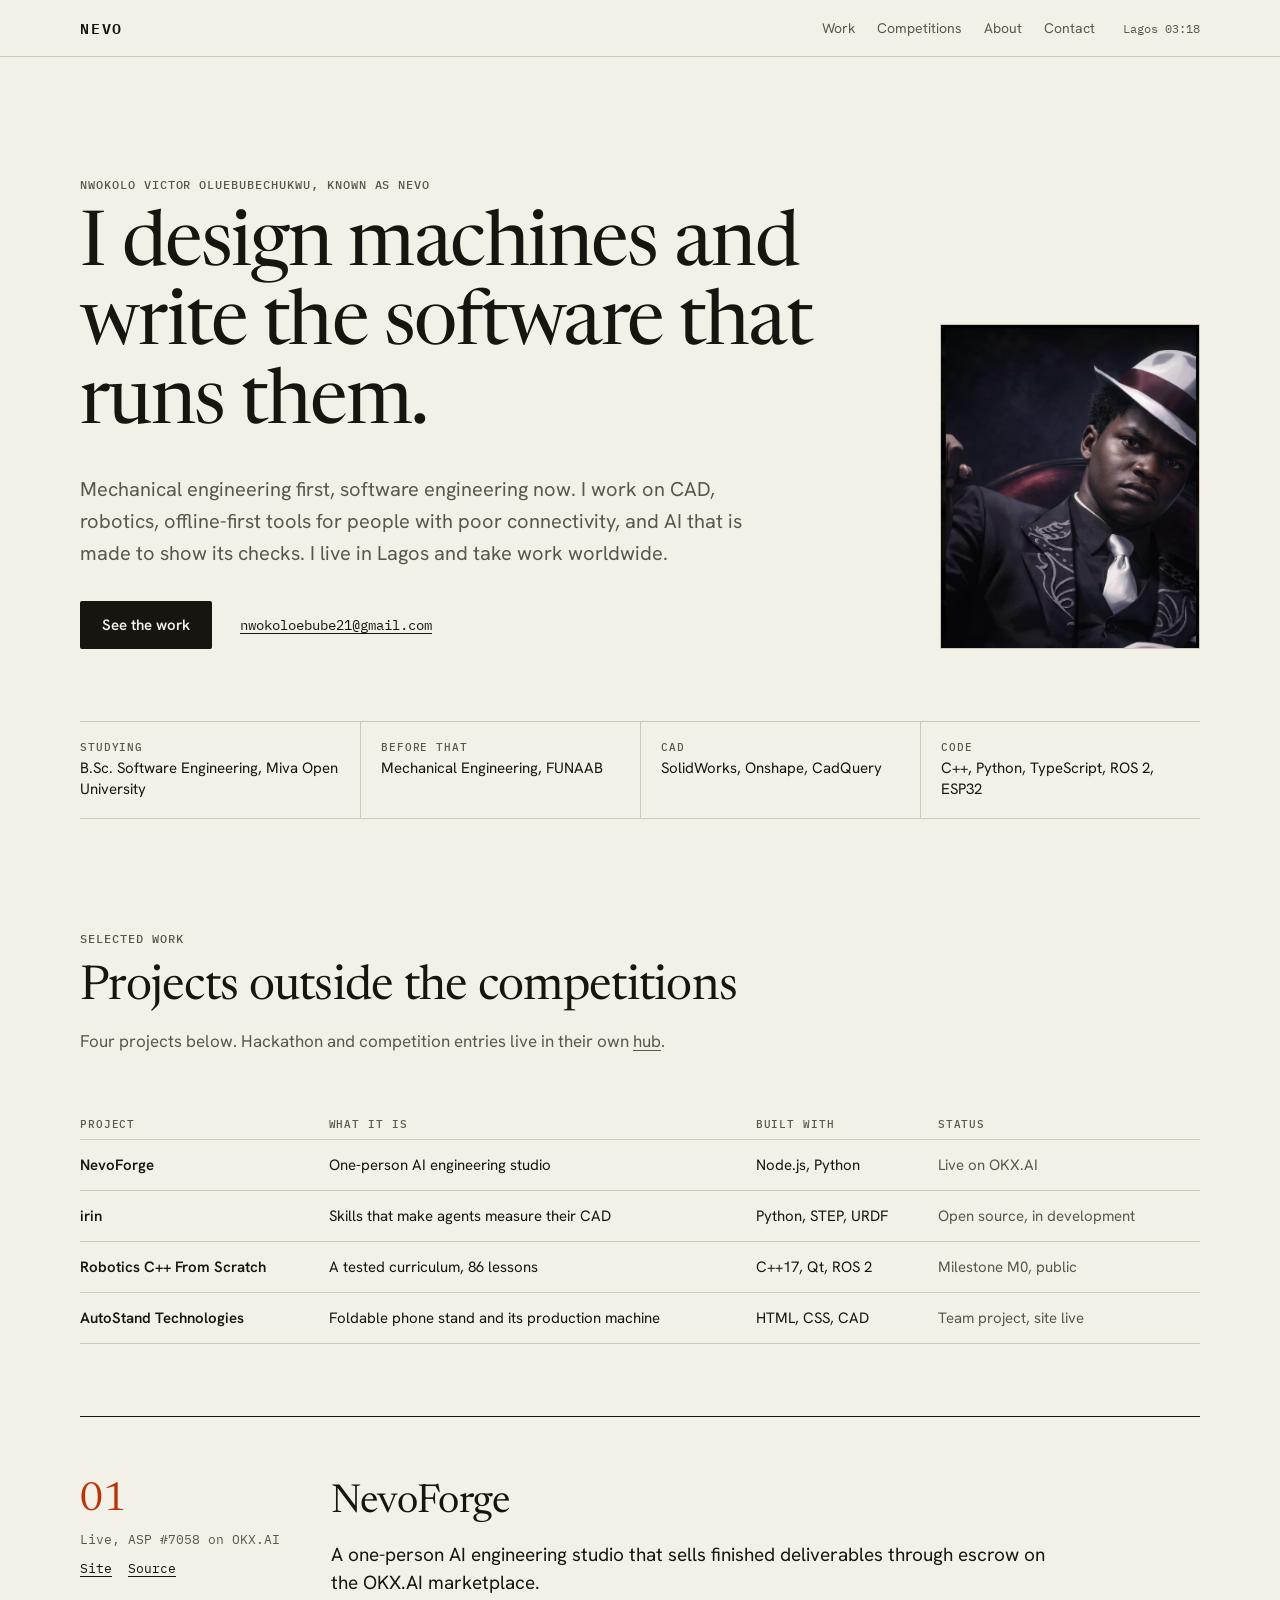
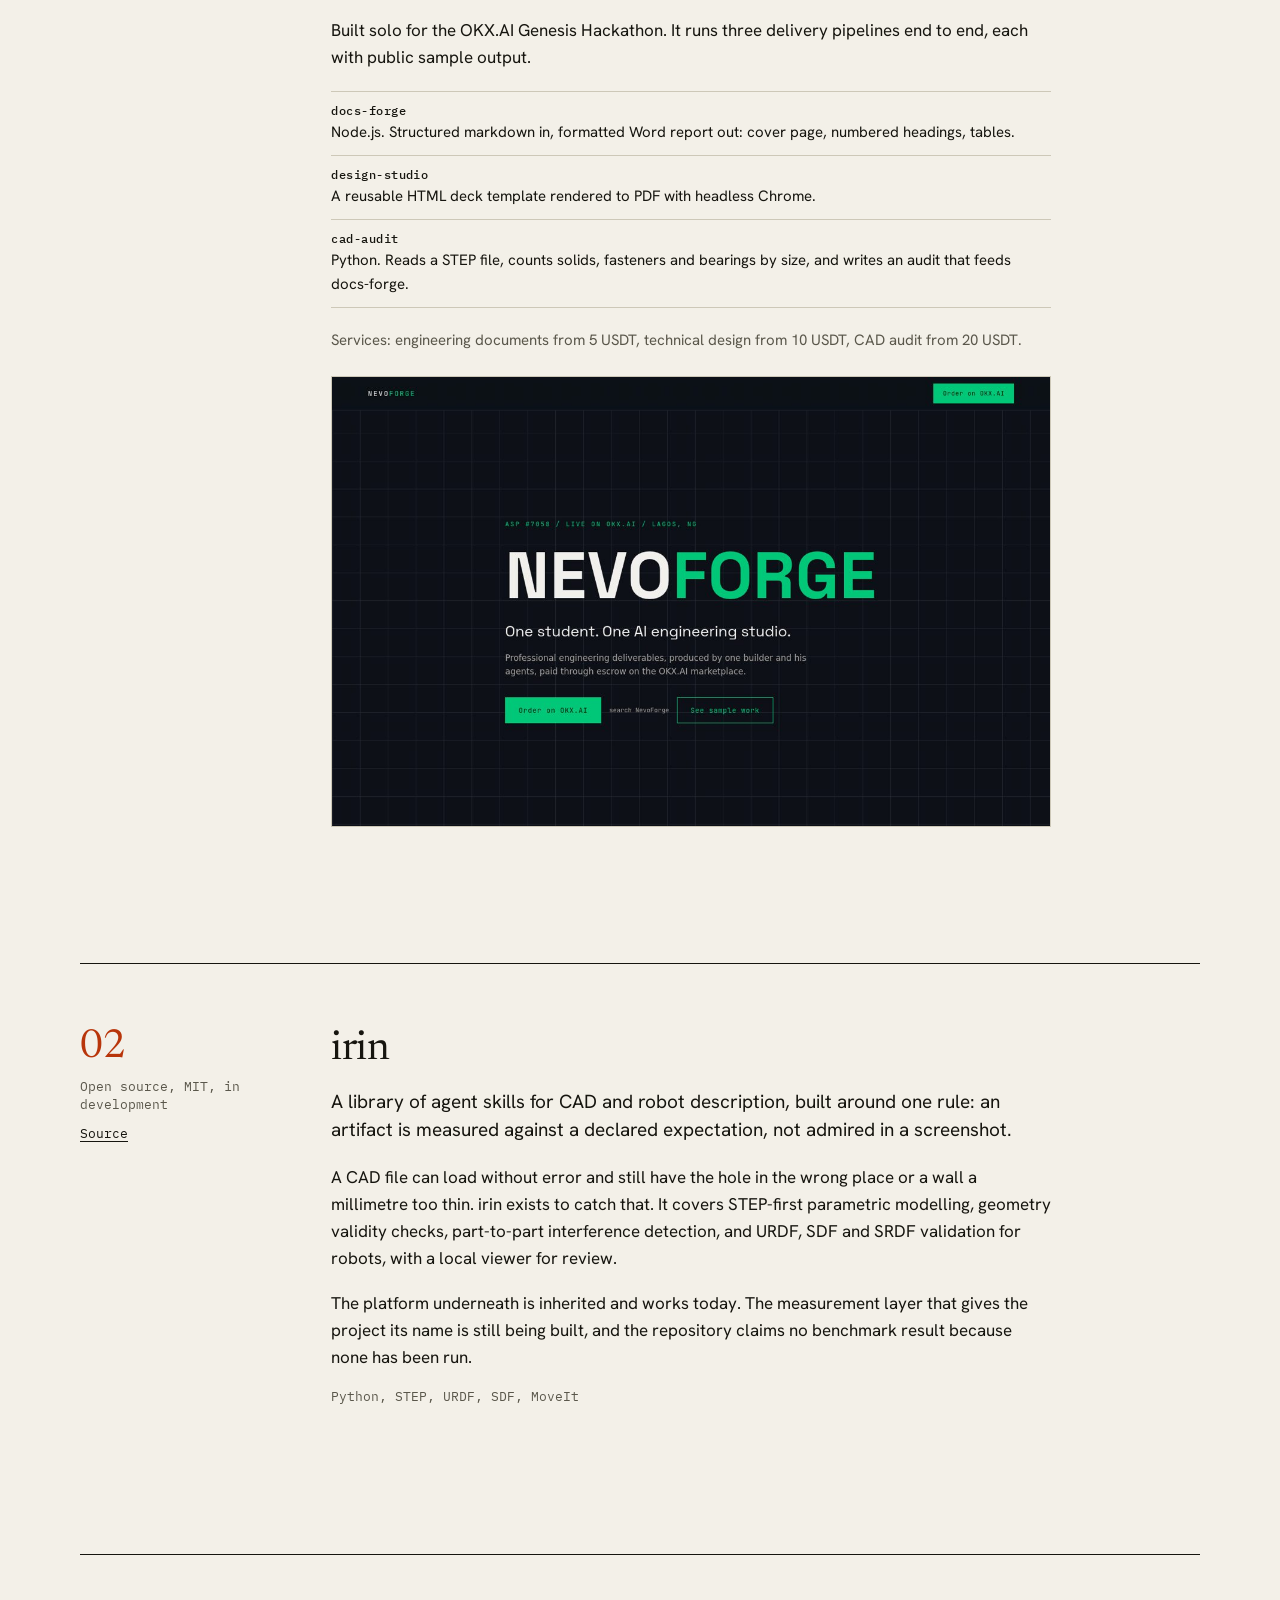
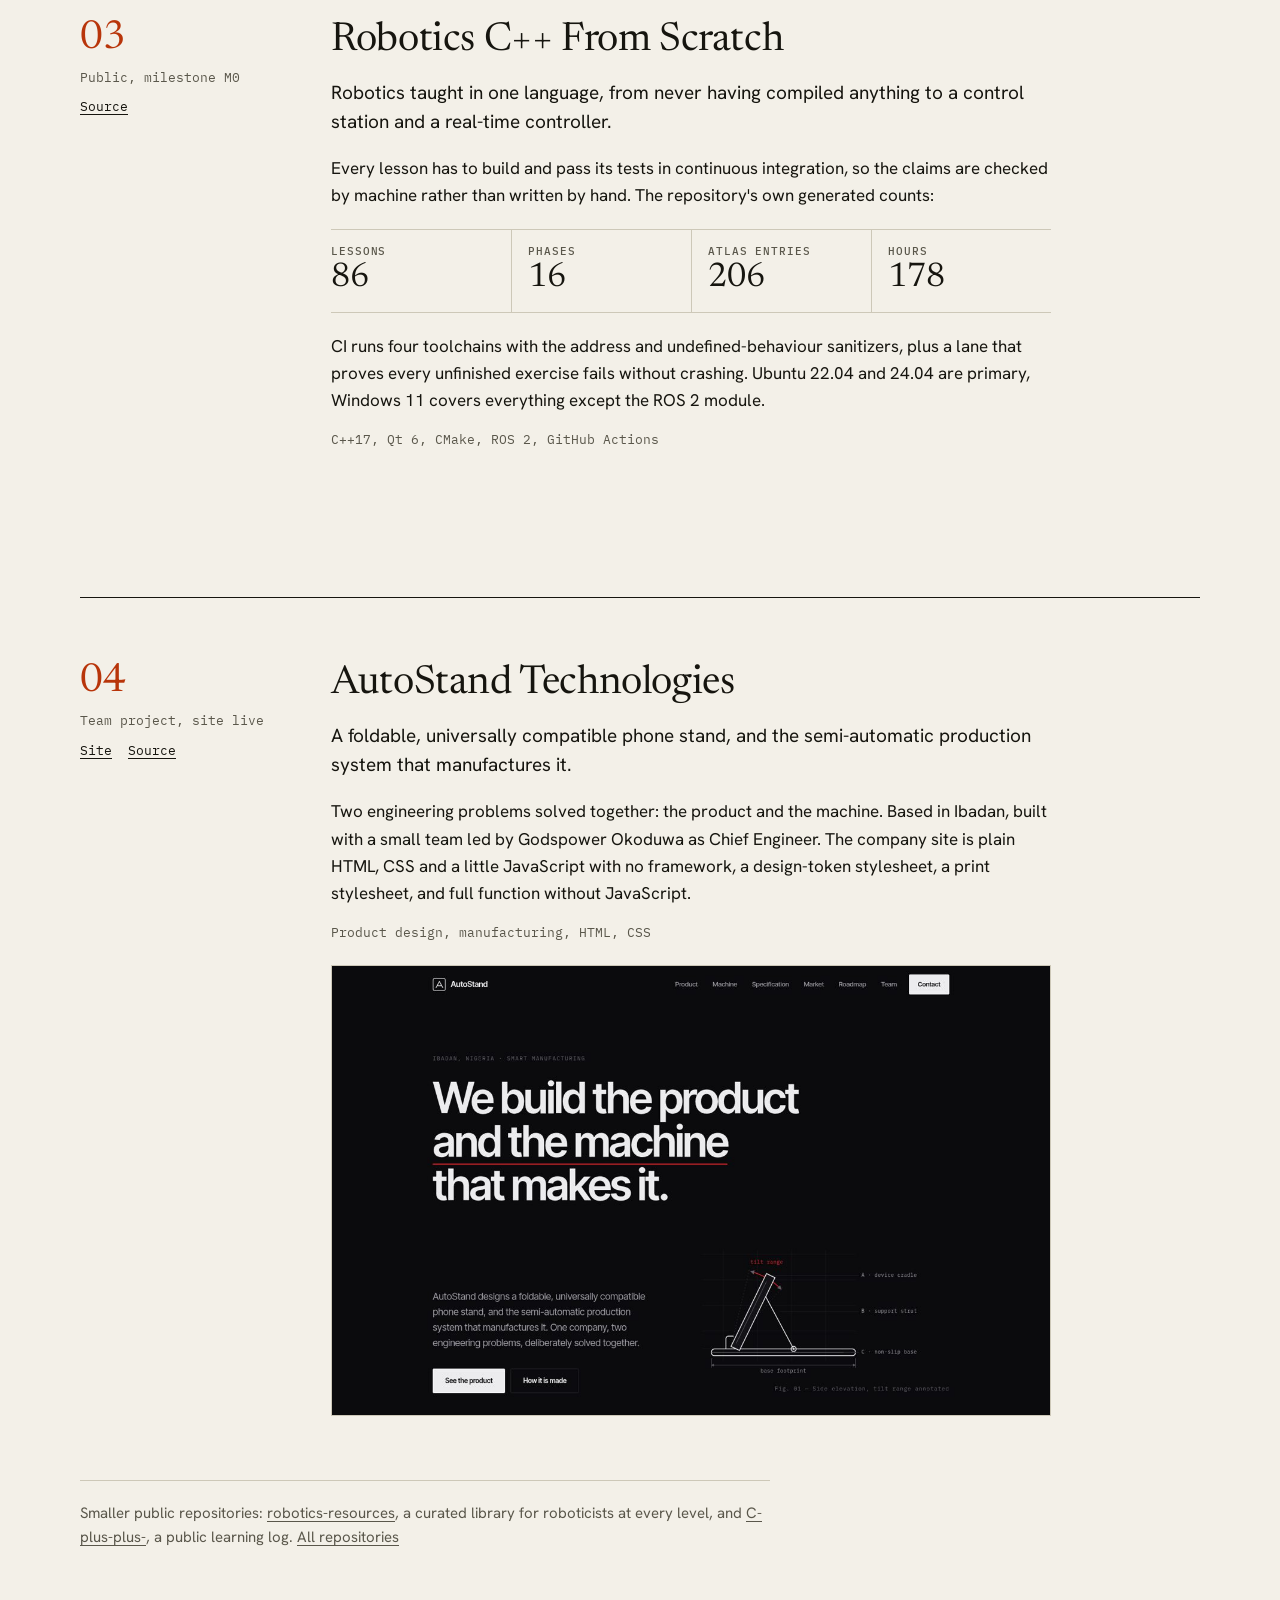
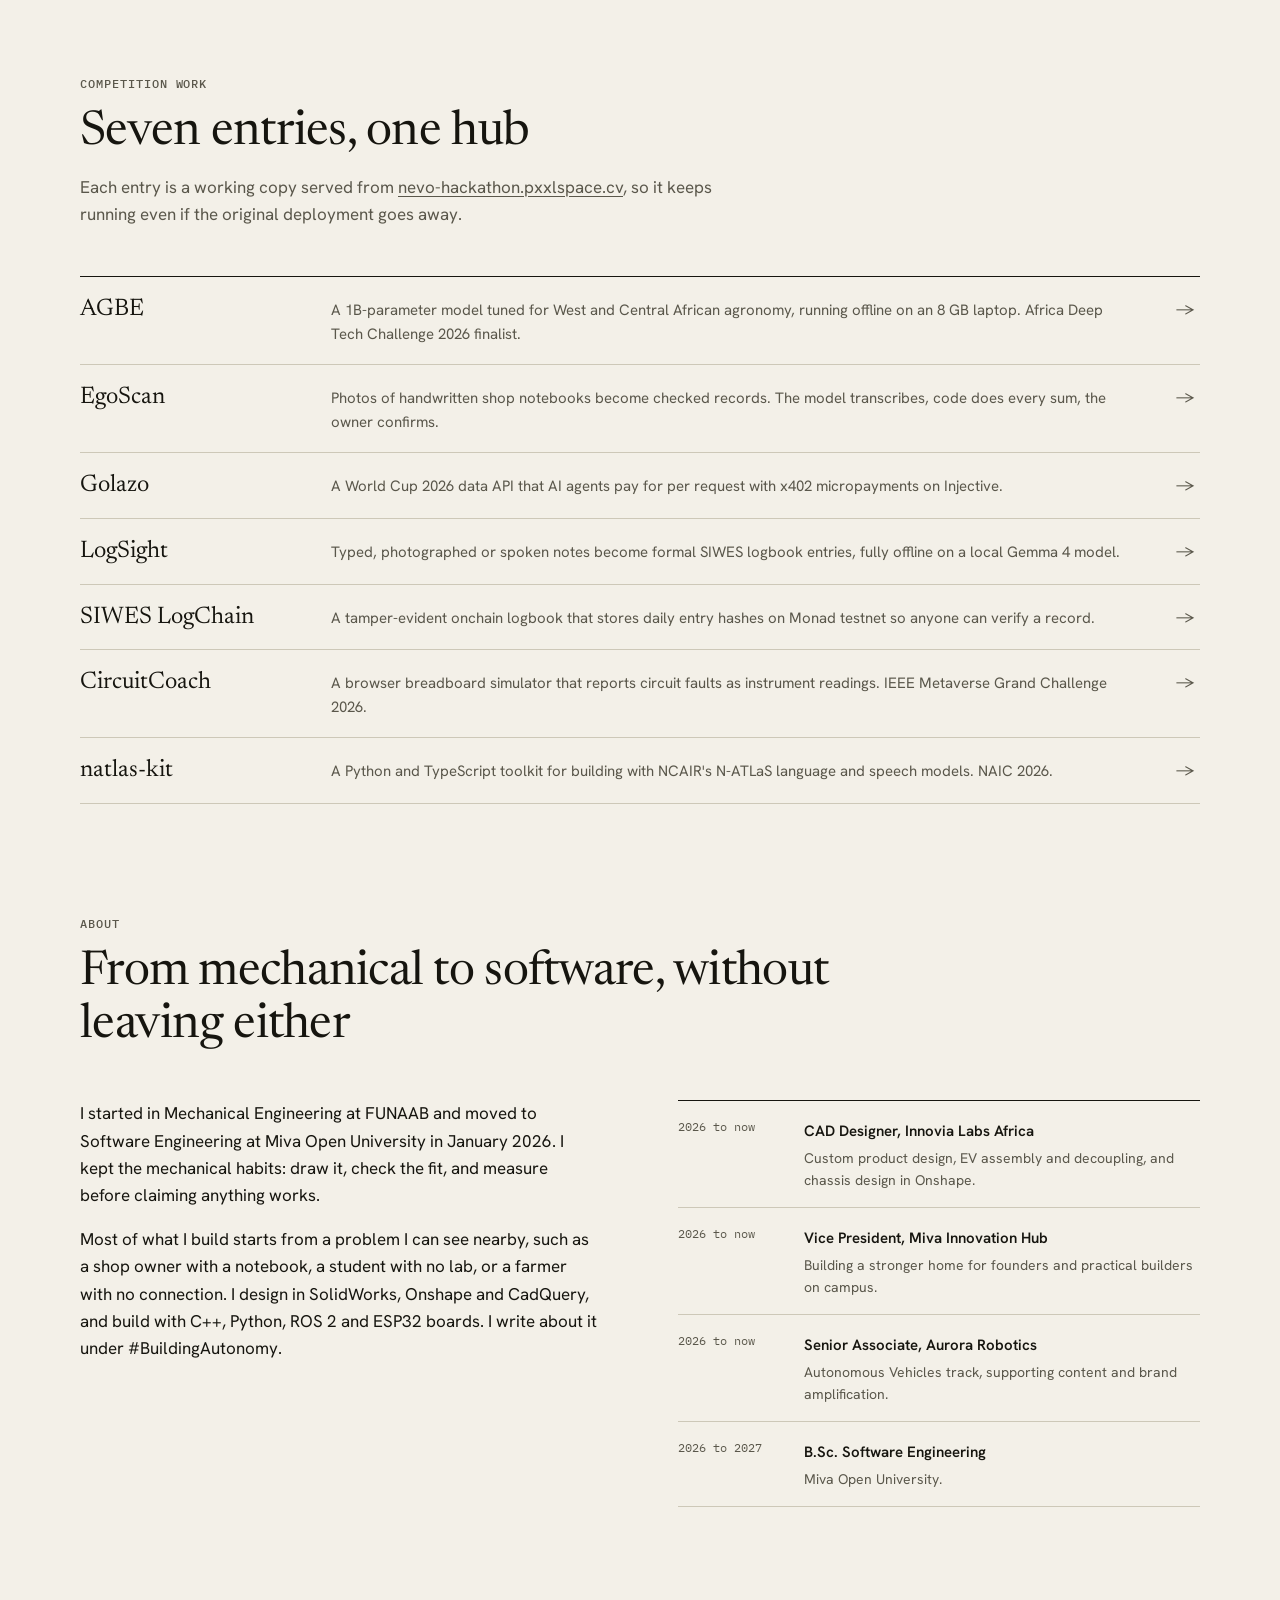
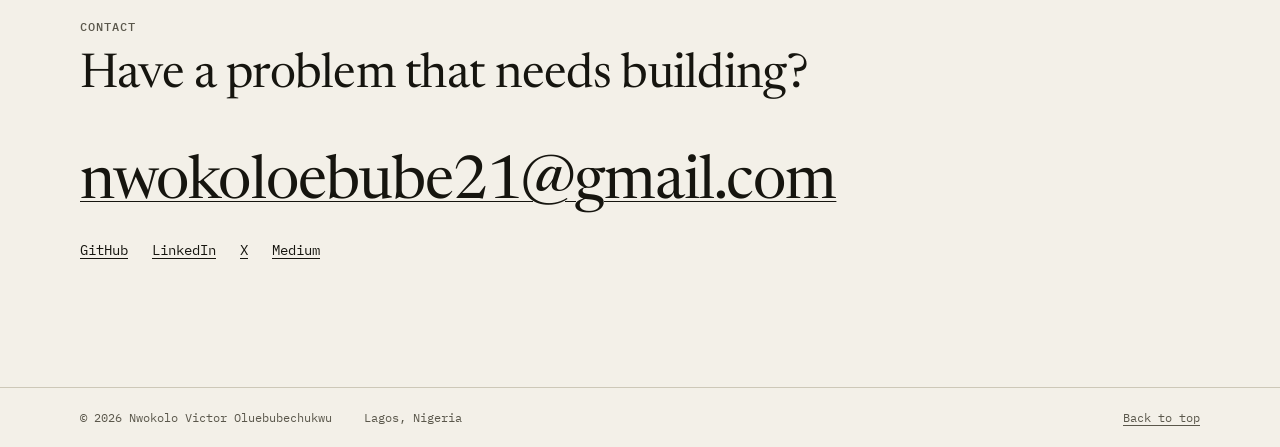
<file: index.html>
<!doctype html>
<html lang="en">
<head>
<meta charset="utf-8">
<meta name="viewport" content="width=device-width, initial-scale=1">
<title>Nwokolo Victor Oluebubechukwu (NEVO) | Design and software engineer, Lagos</title>
<meta name="description" content="NEVO is a mechanical engineer turned software engineer in Lagos. CAD, robotics, offline-first tools and AI engineering. Selected projects, competition work and contact.">
<meta name="theme-color" content="#f3f0e8">
<meta property="og:title" content="Nwokolo Victor Oluebubechukwu (NEVO)">
<meta property="og:description" content="I design machines and write the software that runs them. Selected projects and competition work.">
<meta property="og:type" content="website">
<meta property="og:url" content="https://nevodesigns.github.io/">
<meta property="og:image" content="https://nevodesigns.github.io/assets/img/nevo-logo.png">
<link rel="icon" type="image/png" href="assets/img/nevo-logo.png">
<link rel="canonical" href="https://nevodesigns.github.io/">
<link rel="preconnect" href="https://fonts.googleapis.com">
<link rel="preconnect" href="https://fonts.gstatic.com" crossorigin>
<link href="https://fonts.googleapis.com/css2?family=Hanken+Grotesk:wght@400;500;600;700&family=IBM+Plex+Mono:wght@400;500&family=Newsreader:ital,opsz,wght@0,6..72,400;0,6..72,500;1,6..72,400&display=swap" rel="stylesheet">
<link rel="stylesheet" href="assets/css/site.css">
<script async src="https://www.googletagmanager.com/gtag/js?id=G-8K43ESNY2X"></script>
<script>
window.dataLayer = window.dataLayer || [];
function gtag(){dataLayer.push(arguments);}
gtag('js', new Date());
gtag('config', 'G-8K43ESNY2X');
</script>
<script type="application/ld+json">
{"@context":"https://schema.org","@type":"Person","name":"Nwokolo Victor Oluebubechukwu","alternateName":"NEVO","url":"https://nevodesigns.github.io/","jobTitle":"Design and software engineer","address":{"@type":"PostalAddress","addressLocality":"Lagos","addressCountry":"NG"},"sameAs":["https://github.com/nevodesigns","https://linkedin.com/in/nevodesigns","https://x.com/nevo_design","https://medium.com/@nevo_design"]}
</script>
</head>
<body>
<a class="skip" href="#main">Skip to content</a>

<header class="top">
  <div class="wrap top-row">
    <a class="mark" href="#top" aria-label="NEVO, back to top">NEVO</a>
    <nav aria-label="Primary">
      <a href="#work">Work</a>
      <a href="#competitions">Competitions</a>
      <a href="#about">About</a>
      <a href="#contact">Contact</a>
    </nav>
    <p class="clock" aria-label="Local time in Lagos">Lagos <time id="clock" datetime="">--:--</time></p>
  </div>
</header>

<main id="main">

<section class="hero wrap" id="top">
  <div class="hero-text">
    <p class="kicker">Nwokolo Victor Oluebubechukwu, known as NEVO</p>
    <h1>I design machines and write the software that runs them.</h1>
    <p class="lede">Mechanical engineering first, software engineering now. I work on CAD, robotics, offline-first tools for people with poor connectivity, and AI that is made to show its checks. I live in Lagos and take work worldwide.</p>
    <p class="hero-links">
      <a class="btn" href="#work">See the work</a>
      <a class="text-link" href="mailto:nwokoloebube21@gmail.com">nwokoloebube21@gmail.com</a>
    </p>
  </div>
  <figure class="portrait">
    <img src="assets/img/nevo.jpg" width="329" height="619" alt="Portrait of Nwokolo Victor Oluebubechukwu in a dark suit and fedora">
  </figure>
</section>

<section class="facts wrap" aria-label="At a glance">
  <dl>
    <div><dt>Studying</dt><dd>B.Sc. Software Engineering, Miva Open University</dd></div>
    <div><dt>Before that</dt><dd>Mechanical Engineering, FUNAAB</dd></div>
    <div><dt>CAD</dt><dd>SolidWorks, Onshape, CadQuery</dd></div>
    <div><dt>Code</dt><dd>C++, Python, TypeScript, ROS 2, ESP32</dd></div>
  </dl>
</section>

<section class="work wrap" id="work" aria-labelledby="work-h">
  <header class="sec-head">
    <p class="kicker">Selected work</p>
    <h2 id="work-h">Projects outside the competitions</h2>
    <p class="sec-note">Four projects below. Hackathon and competition entries live in their own <a href="#competitions">hub</a>.</p>
  </header>

  <table class="index">
    <caption class="sr">Project index</caption>
    <thead><tr><th scope="col">Project</th><th scope="col">What it is</th><th scope="col">Built with</th><th scope="col">Status</th></tr></thead>
    <tbody>
      <tr><th scope="row"><a href="#nevoforge">NevoForge</a></th><td>One-person AI engineering studio</td><td>Node.js, Python</td><td>Live on OKX.AI</td></tr>
      <tr><th scope="row"><a href="#irin">irin</a></th><td>Skills that make agents measure their CAD</td><td>Python, STEP, URDF</td><td>Open source, in development</td></tr>
      <tr><th scope="row"><a href="#rcpp">Robotics C++ From Scratch</a></th><td>A tested curriculum, 86 lessons</td><td>C++17, Qt, ROS 2</td><td>Milestone M0, public</td></tr>
      <tr><th scope="row"><a href="#autostand">AutoStand Technologies</a></th><td>Foldable phone stand and its production machine</td><td>HTML, CSS, CAD</td><td>Team project, site live</td></tr>
    </tbody>
  </table>

  <article class="project" id="nevoforge">
    <div class="p-meta">
      <p class="num">01</p>
      <p class="tag">Live, ASP #7058 on OKX.AI</p>
      <p class="links"><a href="https://nevoforge-site.vercel.app/">Site</a><a href="https://github.com/nevodesigns/nevoforge">Source</a></p>
    </div>
    <div class="p-body">
      <h3>NevoForge</h3>
      <p class="one">A one-person AI engineering studio that sells finished deliverables through escrow on the OKX.AI marketplace.</p>
      <p>Built solo for the OKX.AI Genesis Hackathon. It runs three delivery pipelines end to end, each with public sample output.</p>
      <ul class="spec">
        <li><b>docs-forge</b> Node.js. Structured markdown in, formatted Word report out: cover page, numbered headings, tables.</li>
        <li><b>design-studio</b> A reusable HTML deck template rendered to PDF with headless Chrome.</li>
        <li><b>cad-audit</b> Python. Reads a STEP file, counts solids, fasteners and bearings by size, and writes an audit that feeds docs-forge.</li>
      </ul>
      <p class="price">Services: engineering documents from 5 USDT, technical design from 10 USDT, CAD audit from 20 USDT.</p>
      <img class="shot" src="assets/img/nevoforge.jpg" width="1200" height="750" loading="lazy" alt="NevoForge landing page: wordmark, tagline One student, one AI engineering studio, and an Order on OKX.AI button">
    </div>
  </article>

  <article class="project" id="irin">
    <div class="p-meta">
      <p class="num">02</p>
      <p class="tag">Open source, MIT, in development</p>
      <p class="links"><a href="https://github.com/nevodesigns/irin">Source</a></p>
    </div>
    <div class="p-body">
      <h3>irin</h3>
      <p class="one">A library of agent skills for CAD and robot description, built around one rule: an artifact is measured against a declared expectation, not admired in a screenshot.</p>
      <p>A CAD file can load without error and still have the hole in the wrong place or a wall a millimetre too thin. irin exists to catch that. It covers STEP-first parametric modelling, geometry validity checks, part-to-part interference detection, and URDF, SDF and SRDF validation for robots, with a local viewer for review.</p>
      <p>The platform underneath is inherited and works today. The measurement layer that gives the project its name is still being built, and the repository claims no benchmark result because none has been run.</p>
      <p class="tags">Python, STEP, URDF, SDF, MoveIt</p>
    </div>
  </article>

  <article class="project" id="rcpp">
    <div class="p-meta">
      <p class="num">03</p>
      <p class="tag">Public, milestone M0</p>
      <p class="links"><a href="https://github.com/nevodesigns/robotics-cpp-from-scratch">Source</a></p>
    </div>
    <div class="p-body">
      <h3>Robotics C++ From Scratch</h3>
      <p class="one">Robotics taught in one language, from never having compiled anything to a control station and a real-time controller.</p>
      <p>Every lesson has to build and pass its tests in continuous integration, so the claims are checked by machine rather than written by hand. The repository's own generated counts:</p>
      <dl class="figures">
        <div><dt>Lessons</dt><dd>86</dd></div>
        <div><dt>Phases</dt><dd>16</dd></div>
        <div><dt>Atlas entries</dt><dd>206</dd></div>
        <div><dt>Hours</dt><dd>178</dd></div>
      </dl>
      <p>CI runs four toolchains with the address and undefined-behaviour sanitizers, plus a lane that proves every unfinished exercise fails without crashing. Ubuntu 22.04 and 24.04 are primary, Windows 11 covers everything except the ROS 2 module.</p>
      <p class="tags">C++17, Qt 6, CMake, ROS 2, GitHub Actions</p>
    </div>
  </article>

  <article class="project" id="autostand">
    <div class="p-meta">
      <p class="num">04</p>
      <p class="tag">Team project, site live</p>
      <p class="links"><a href="https://nevodesigns.github.io/autostand-technologies/">Site</a><a href="https://github.com/nevodesigns/autostand-technologies">Source</a></p>
    </div>
    <div class="p-body">
      <h3>AutoStand Technologies</h3>
      <p class="one">A foldable, universally compatible phone stand, and the semi-automatic production system that manufactures it.</p>
      <p>Two engineering problems solved together: the product and the machine. Based in Ibadan, built with a small team led by Godspower Okoduwa as Chief Engineer. The company site is plain HTML, CSS and a little JavaScript with no framework, a design-token stylesheet, a print stylesheet, and full function without JavaScript.</p>
      <p class="tags">Product design, manufacturing, HTML, CSS</p>
      <img class="shot" src="assets/img/autostand.jpg" width="1200" height="750" loading="lazy" alt="AutoStand site hero: We build the product and the machine that makes it, beside an annotated side elevation of the stand">
    </div>
  </article>

  <p class="more">Smaller public repositories: <a href="https://github.com/nevodesigns/robotics-resources">robotics-resources</a>, a curated library for roboticists at every level, and <a href="https://github.com/nevodesigns/C-plus-plus-">C-plus-plus-</a>, a public learning log. <a href="https://github.com/nevodesigns?tab=repositories">All repositories</a></p>
</section>

<section class="comp wrap" id="competitions" aria-labelledby="comp-h">
  <header class="sec-head">
    <p class="kicker">Competition work</p>
    <h2 id="comp-h">Seven entries, one hub</h2>
    <p class="sec-note">Each entry is a working copy served from <a href="https://nevo-hackathon.pxxlspace.cv/">nevo-hackathon.pxxlspace.cv</a>, so it keeps running even if the original deployment goes away.</p>
  </header>
  <ul class="comp-list">
    <li><a href="https://nevo-hackathon.pxxlspace.cv/agbe/"><b>AGBE</b><span>A 1B-parameter model tuned for West and Central African agronomy, running offline on an 8 GB laptop. Africa Deep Tech Challenge 2026 finalist.</span></a></li>
    <li><a href="https://nevo-hackathon.pxxlspace.cv/egoscan/"><b>EgoScan</b><span>Photos of handwritten shop notebooks become checked records. The model transcribes, code does every sum, the owner confirms.</span></a></li>
    <li><a href="https://nevo-hackathon.pxxlspace.cv/golazo/"><b>Golazo</b><span>A World Cup 2026 data API that AI agents pay for per request with x402 micropayments on Injective.</span></a></li>
    <li><a href="https://nevo-hackathon.pxxlspace.cv/logsight/"><b>LogSight</b><span>Typed, photographed or spoken notes become formal SIWES logbook entries, fully offline on a local Gemma 4 model.</span></a></li>
    <li><a href="https://nevo-hackathon.pxxlspace.cv/siwes/"><b>SIWES LogChain</b><span>A tamper-evident onchain logbook that stores daily entry hashes on Monad testnet so anyone can verify a record.</span></a></li>
    <li><a href="https://nevo-hackathon.pxxlspace.cv/circuitcoach/"><b>CircuitCoach</b><span>A browser breadboard simulator that reports circuit faults as instrument readings. IEEE Metaverse Grand Challenge 2026.</span></a></li>
    <li><a href="https://nevo-hackathon.pxxlspace.cv/natlas/"><b>natlas-kit</b><span>A Python and TypeScript toolkit for building with NCAIR's N-ATLaS language and speech models. NAIC 2026.</span></a></li>
  </ul>
</section>

<section class="about wrap" id="about" aria-labelledby="about-h">
  <header class="sec-head">
    <p class="kicker">About</p>
    <h2 id="about-h">From mechanical to software, without leaving either</h2>
  </header>
  <div class="about-grid">
    <div class="prose">
      <p>I started in Mechanical Engineering at FUNAAB and moved to Software Engineering at Miva Open University in January 2026. I kept the mechanical habits: draw it, check the fit, and measure before claiming anything works.</p>
      <p>Most of what I build starts from a problem I can see nearby, such as a shop owner with a notebook, a student with no lab, or a farmer with no connection. I design in SolidWorks, Onshape and CadQuery, and build with C++, Python, ROS 2 and ESP32 boards. I write about it under #BuildingAutonomy.</p>
    </div>
    <ol class="roles">
      <li><span>2026 to now</span><div><b>CAD Designer, Innovia Labs Africa</b><p>Custom product design, EV assembly and decoupling, and chassis design in Onshape.</p></div></li>
      <li><span>2026 to now</span><div><b>Vice President, Miva Innovation Hub</b><p>Building a stronger home for founders and practical builders on campus.</p></div></li>
      <li><span>2026 to now</span><div><b>Senior Associate, Aurora Robotics</b><p>Autonomous Vehicles track, supporting content and brand amplification.</p></div></li>
      <li><span>2026 to 2027</span><div><b>B.Sc. Software Engineering</b><p>Miva Open University.</p></div></li>
    </ol>
  </div>
</section>

<section class="contact wrap" id="contact" aria-labelledby="contact-h">
  <header class="sec-head">
    <p class="kicker">Contact</p>
    <h2 id="contact-h">Have a problem that needs building?</h2>
  </header>
  <p class="big-mail"><a href="mailto:nwokoloebube21@gmail.com">nwokoloebube21@gmail.com</a></p>
  <ul class="socials">
    <li><a href="https://github.com/nevodesigns">GitHub</a></li>
    <li><a href="https://linkedin.com/in/nevodesigns">LinkedIn</a></li>
    <li><a href="https://x.com/nevo_design">X</a></li>
    <li><a href="https://medium.com/@nevo_design">Medium</a></li>
  </ul>
</section>

</main>

<footer class="foot">
  <div class="wrap foot-row">
    <span>&copy; 2026 Nwokolo Victor Oluebubechukwu</span>
    <span>Lagos, Nigeria</span>
    <a href="#top">Back to top</a>
  </div>
</footer>
<script src="assets/js/site.js"></script>
</body>
</html>
</file>
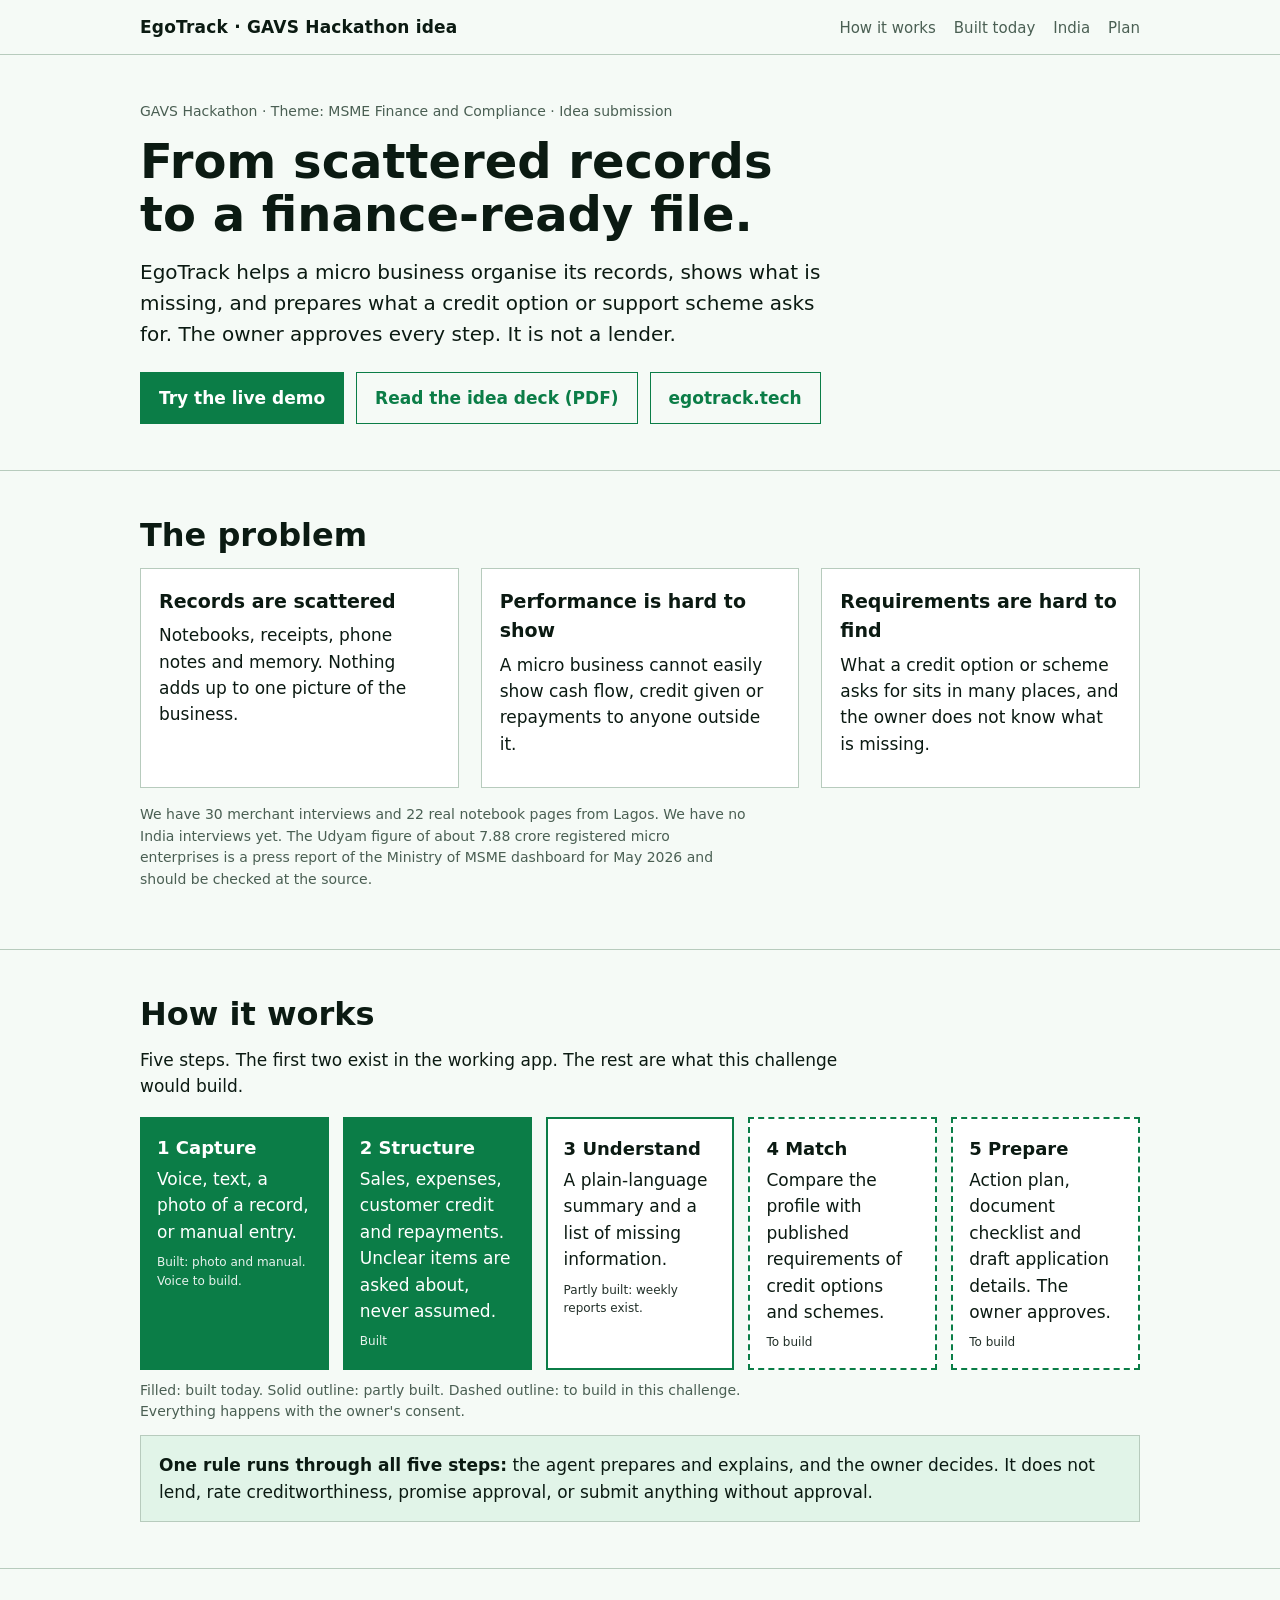
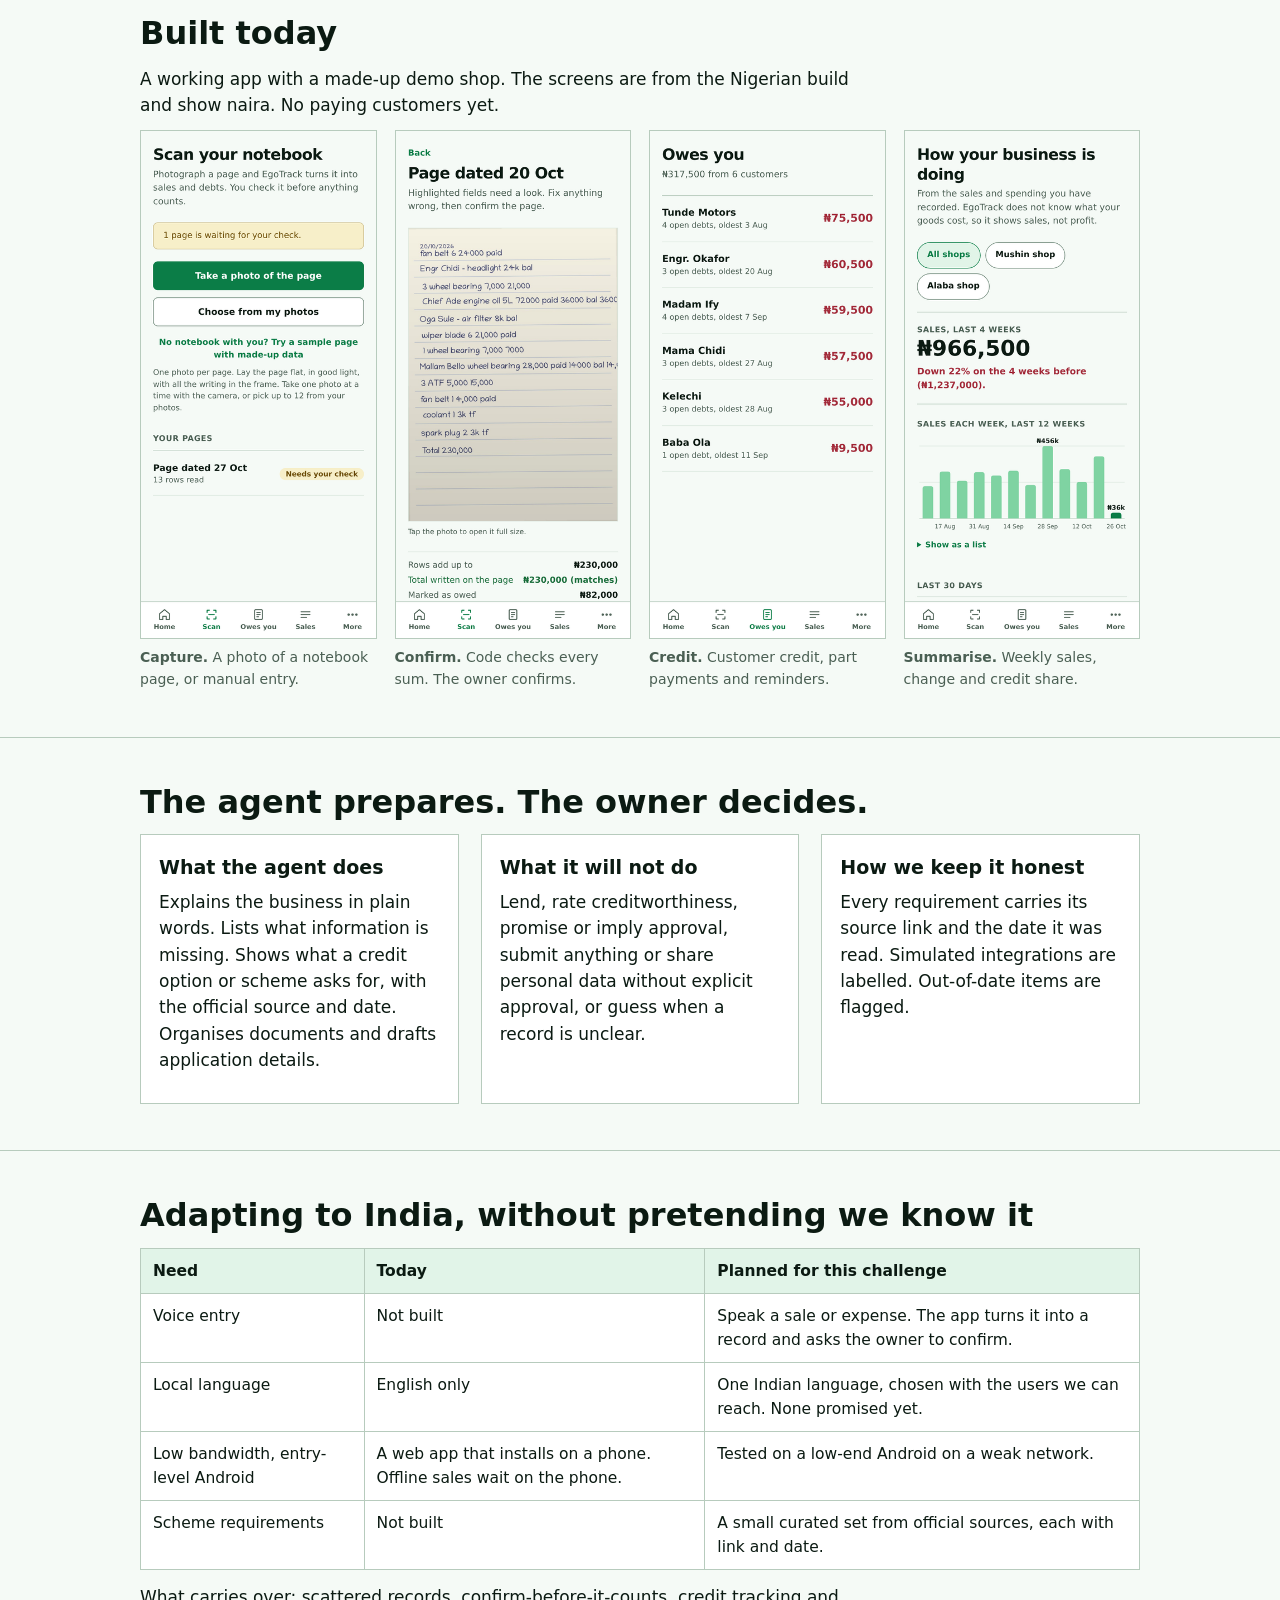
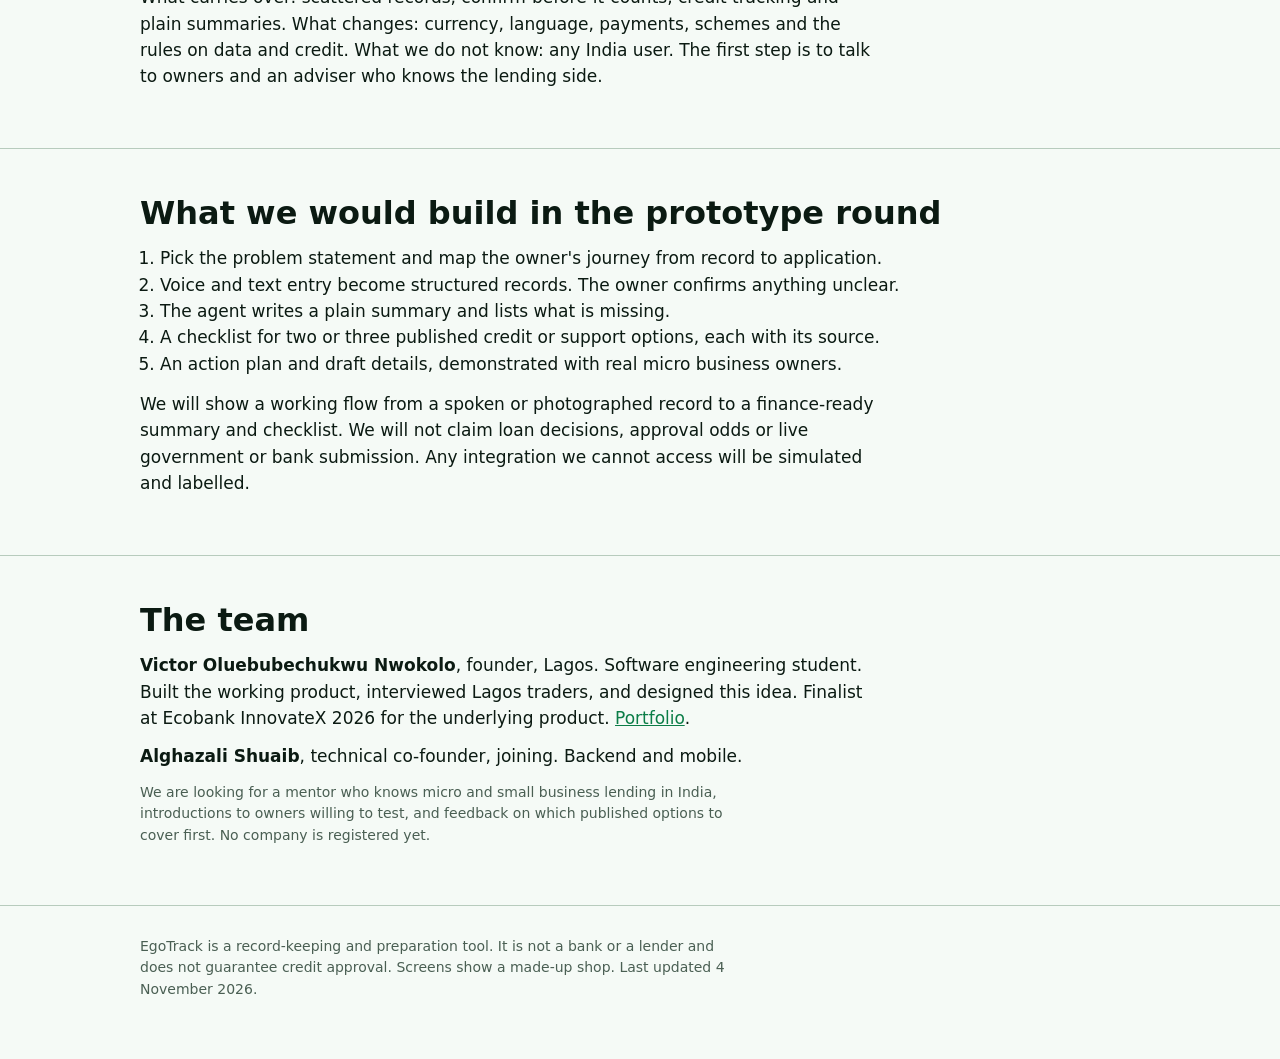
<file: egotrack-gavs/index.html>
<!doctype html>
<html lang="en">
<head>
<meta charset="utf-8">
<meta name="viewport" content="width=device-width, initial-scale=1">
<title>EgoTrack: an AI finance-readiness agent for micro businesses</title>
<meta name="description" content="EgoTrack organises a micro business's records, shows what is missing and prepares what a credit option or scheme asks for. The owner approves every step. Idea for the GAVS Hackathon, theme MSME Finance and Compliance.">
<meta name="theme-color" content="#f5faf6">
<meta property="og:title" content="EgoTrack: an AI finance-readiness agent for micro businesses">
<meta property="og:description" content="From scattered records to a finance-ready file. The agent prepares, the owner decides. GAVS Hackathon idea.">
<meta property="og:type" content="website">
<meta property="og:url" content="https://nevodesigns.github.io/egotrack-gavs/">
<link rel="canonical" href="https://nevodesigns.github.io/egotrack-gavs/">
<style>
:root{--ink:#0b1a12;--paper:#f5faf6;--sheet:#ffffff;--muted:#4a5f53;--rule:#b7cbbd;--green:#0b7d47;--wash:#e1f4e8}
*{box-sizing:border-box}
html{scroll-behavior:smooth}
body{margin:0;background:var(--paper);color:var(--ink);font:17px/1.55 system-ui,-apple-system,"Segoe UI",Roboto,Helvetica,Arial,sans-serif}
a{color:var(--green)}
.wrap{max-width:1040px;margin:0 auto;padding:0 20px}
.skip{position:absolute;left:-999px}.skip:focus{left:12px;top:12px;background:var(--sheet);padding:8px 12px;border:1px solid var(--rule);z-index:9}
header.top{border-bottom:1px solid var(--rule)}
.top-row{display:flex;justify-content:space-between;align-items:center;gap:16px;padding:14px 20px}
.brand{font-weight:700;letter-spacing:.2px;color:var(--ink);text-decoration:none}
nav a{margin-left:18px;color:var(--muted);text-decoration:none;font-size:15px}
nav a:hover{color:var(--ink);text-decoration:underline}
section{padding:46px 0;border-bottom:1px solid var(--rule)}
section:last-of-type{border-bottom:0}
h1{font-size:clamp(30px,5vw,48px);line-height:1.1;margin:0 0 16px;max-width:20ch}
h2{font-size:clamp(24px,3.4vw,32px);line-height:1.15;margin:0 0 14px}
h3{font-size:19px;margin:0 0 6px}
p{margin:0 0 12px;max-width:68ch}
.kicker{font-size:14px;color:var(--muted);margin:0 0 12px}
.lede{font-size:20px;color:var(--ink);max-width:56ch}
.btns{display:flex;flex-wrap:wrap;gap:12px;margin-top:22px}
.btn{display:inline-block;padding:12px 18px;border:1px solid var(--green);color:var(--green);text-decoration:none;font-weight:600}
.btn.primary{background:var(--green);color:#fff}
.btn:hover{text-decoration:underline}
.grid{display:grid;gap:22px}
.g3{grid-template-columns:repeat(3,1fr)}
.g2{grid-template-columns:repeat(2,1fr)}
@media (max-width:760px){.g3,.g2{grid-template-columns:1fr}nav a{margin-left:12px}}
.card{background:var(--sheet);border:1px solid var(--rule);padding:18px}
.stat{font-size:34px;font-weight:700;color:var(--green);line-height:1.1;margin:0 0 6px}
.small{font-size:14px;color:var(--muted)}
.steps{display:grid;grid-template-columns:repeat(5,1fr);gap:14px;margin:18px 0 10px;padding:0;list-style:none}
@media (max-width:900px){.steps{grid-template-columns:1fr}}
.steps li{background:var(--sheet);border:1px solid var(--rule);padding:16px}
.steps li.built{background:var(--green);color:#fff;border-color:var(--green)}
.steps li.partly{border:2px solid var(--green)}
.steps li.tobuild{border:2px dashed var(--green)}
.steps b{display:block;font-size:18px;margin-bottom:4px}
.tag{display:block;font-size:12px;margin-top:8px;opacity:.9}
.shots{display:grid;grid-template-columns:repeat(4,1fr);gap:18px}
@media (max-width:900px){.shots{grid-template-columns:repeat(2,1fr)}}
figure{margin:0}
figure img{width:100%;height:auto;display:block;border:1px solid var(--rule);background:#fff}
figcaption{font-size:14px;color:var(--muted);margin-top:8px}
ul.plain{margin:0;padding-left:20px}ul.plain li{margin:4px 0}
table{border-collapse:collapse;width:100%;font-size:15.5px}
th,td{border:1px solid var(--rule);padding:10px 12px;text-align:left;vertical-align:top;background:var(--sheet)}
th{background:var(--wash)}
.note{background:var(--wash);border:1px solid var(--rule);padding:16px 18px}
footer{padding:30px 0 46px;color:var(--muted);font-size:14px;border-top:1px solid var(--rule)}
</style>
</head>
<body>
<a class="skip" href="#main">Skip to content</a>
<header class="top"><div class="wrap top-row">
<a class="brand" href="#top">EgoTrack · GAVS Hackathon idea</a>
<nav aria-label="Sections"><a href="#how">How it works</a><a href="#built">Built today</a><a href="#india">India</a><a href="#plan">Plan</a></nav>
</div></header>

<main id="main">
<section id="top"><div class="wrap">
<p class="kicker">GAVS Hackathon · Theme: MSME Finance and Compliance · Idea submission</p>
<h1>From scattered records to a finance-ready file.</h1>
<p class="lede">EgoTrack helps a micro business organise its records, shows what is missing, and prepares what a credit option or support scheme asks for. The owner approves every step. It is not a lender.</p>
<div class="btns">
<a class="btn primary" href="https://app.egotrack.tech/">Try the live demo</a>
<a class="btn" href="EgoTrack_GAVS_idea_deck.pdf">Read the idea deck (PDF)</a>
<a class="btn" href="https://egotrack.tech/">egotrack.tech</a>
</div>
</div></section>

<section id="problem"><div class="wrap">
<h2>The problem</h2>
<div class="grid g3">
<div class="card"><h3>Records are scattered</h3><p>Notebooks, receipts, phone notes and memory. Nothing adds up to one picture of the business.</p></div>
<div class="card"><h3>Performance is hard to show</h3><p>A micro business cannot easily show cash flow, credit given or repayments to anyone outside it.</p></div>
<div class="card"><h3>Requirements are hard to find</h3><p>What a credit option or scheme asks for sits in many places, and the owner does not know what is missing.</p></div>
</div>
<p class="small" style="margin-top:16px">We have 30 merchant interviews and 22 real notebook pages from Lagos. We have no India interviews yet. The Udyam figure of about 7.88 crore registered micro enterprises is a press report of the Ministry of MSME dashboard for May 2026 and should be checked at the source.</p>
</div></section>

<section id="how"><div class="wrap">
<h2>How it works</h2>
<p>Five steps. The first two exist in the working app. The rest are what this challenge would build.</p>
<ol class="steps">
<li class="built"><b>1 Capture</b>Voice, text, a photo of a record, or manual entry.<span class="tag">Built: photo and manual. Voice to build.</span></li>
<li class="built"><b>2 Structure</b>Sales, expenses, customer credit and repayments. Unclear items are asked about, never assumed.<span class="tag">Built</span></li>
<li class="partly"><b>3 Understand</b>A plain-language summary and a list of missing information.<span class="tag">Partly built: weekly reports exist.</span></li>
<li class="tobuild"><b>4 Match</b>Compare the profile with published requirements of credit options and schemes.<span class="tag">To build</span></li>
<li class="tobuild"><b>5 Prepare</b>Action plan, document checklist and draft application details. The owner approves.<span class="tag">To build</span></li>
</ol>
<p class="small">Filled: built today. Solid outline: partly built. Dashed outline: to build in this challenge. Everything happens with the owner's consent.</p>
<div class="note"><b>One rule runs through all five steps:</b> the agent prepares and explains, and the owner decides. It does not lend, rate creditworthiness, promise approval, or submit anything without approval.</div>
</div></section>

<section id="built"><div class="wrap">
<h2>Built today</h2>
<p>A working app with a made-up demo shop. The screens are from the Nigerian build and show naira. No paying customers yet.</p>
<div class="shots">
<figure><img src="img/scan.png" alt="Taking a photo of a notebook page" loading="lazy"><figcaption><b>Capture.</b> A photo of a notebook page, or manual entry.</figcaption></figure>
<figure><img src="img/reviewtop.png" alt="Checking a page before anything counts" loading="lazy"><figcaption><b>Confirm.</b> Code checks every sum. The owner confirms.</figcaption></figure>
<figure><img src="img/owes.png" alt="Who owes the business money" loading="lazy"><figcaption><b>Credit.</b> Customer credit, part payments and reminders.</figcaption></figure>
<figure><img src="img/reports.png" alt="Weekly sales and trends" loading="lazy"><figcaption><b>Summarise.</b> Weekly sales, change and credit share.</figcaption></figure>
</div>
</div></section>

<section id="agent"><div class="wrap">
<h2>The agent prepares. The owner decides.</h2>
<div class="grid g3">
<div class="card"><h3>What the agent does</h3><p>Explains the business in plain words. Lists what information is missing. Shows what a credit option or scheme asks for, with the official source and date. Organises documents and drafts application details.</p></div>
<div class="card"><h3>What it will not do</h3><p>Lend, rate creditworthiness, promise or imply approval, submit anything or share personal data without explicit approval, or guess when a record is unclear.</p></div>
<div class="card"><h3>How we keep it honest</h3><p>Every requirement carries its source link and the date it was read. Simulated integrations are labelled. Out-of-date items are flagged.</p></div>
</div>
</div></section>

<section id="india"><div class="wrap">
<h2>Adapting to India, without pretending we know it</h2>
<table>
<tr><th>Need</th><th>Today</th><th>Planned for this challenge</th></tr>
<tr><td>Voice entry</td><td>Not built</td><td>Speak a sale or expense. The app turns it into a record and asks the owner to confirm.</td></tr>
<tr><td>Local language</td><td>English only</td><td>One Indian language, chosen with the users we can reach. None promised yet.</td></tr>
<tr><td>Low bandwidth, entry-level Android</td><td>A web app that installs on a phone. Offline sales wait on the phone.</td><td>Tested on a low-end Android on a weak network.</td></tr>
<tr><td>Scheme requirements</td><td>Not built</td><td>A small curated set from official sources, each with link and date.</td></tr>
</table>
<p style="margin-top:14px">What carries over: scattered records, confirm-before-it-counts, credit tracking and plain summaries. What changes: currency, language, payments, schemes and the rules on data and credit. What we do not know: any India user. The first step is to talk to owners and an adviser who knows the lending side.</p>
</div></section>

<section id="plan"><div class="wrap">
<h2>What we would build in the prototype round</h2>
<ol class="plain" style="padding-left:20px;margin:0 0 14px">
<li>Pick the problem statement and map the owner's journey from record to application.</li>
<li>Voice and text entry become structured records. The owner confirms anything unclear.</li>
<li>The agent writes a plain summary and lists what is missing.</li>
<li>A checklist for two or three published credit or support options, each with its source.</li>
<li>An action plan and draft details, demonstrated with real micro business owners.</li>
</ol>
<p>We will show a working flow from a spoken or photographed record to a finance-ready summary and checklist. We will not claim loan decisions, approval odds or live government or bank submission. Any integration we cannot access will be simulated and labelled.</p>
</div></section>

<section id="team"><div class="wrap">
<h2>The team</h2>
<p><b>Victor Oluebubechukwu Nwokolo</b>, founder, Lagos. Software engineering student. Built the working product, interviewed Lagos traders, and designed this idea. Finalist at Ecobank InnovateX 2026 for the underlying product. <a href="https://nevodesigns.github.io/">Portfolio</a>.</p>
<p><b>Alghazali Shuaib</b>, technical co-founder, joining. Backend and mobile.</p>
<p class="small">We are looking for a mentor who knows micro and small business lending in India, introductions to owners willing to test, and feedback on which published options to cover first. No company is registered yet.</p>
</div></section>
</main>

<footer><div class="wrap">
<p>EgoTrack is a record-keeping and preparation tool. It is not a bank or a lender and does not guarantee credit approval. Screens show a made-up shop. Last updated 4 November 2026.</p>
</div></footer>
</body>
</html>
</file>
<file: assets/css/site.css>
:root {
  --paper: #f3f0e8;
  --paper-2: #e9e5d9;
  --ink: #16150f;
  --muted: #5a574b;
  --rule: #cdc8b8;
  --accent: #b8350a;
  --accent-ink: #fff;
  --serif: "Newsreader", Georgia, serif;
  --sans: "Hanken Grotesk", system-ui, sans-serif;
  --mono: "IBM Plex Mono", ui-monospace, monospace;
  --w: 1120px;
  --gut: clamp(20px, 4vw, 40px);
}
@media (prefers-color-scheme: dark) {
  :root {
    --paper: #14130f; --paper-2: #1d1b15; --ink: #efebdf;
    --muted: #a8a392; --rule: #3a372c; --accent: #ff7a45; --accent-ink: #14130f;
  }
}

* { box-sizing: border-box; }
html { scroll-behavior: smooth; scroll-padding-top: 72px; }
body { margin: 0; background: var(--paper); color: var(--ink); font: 400 17px/1.6 var(--sans); -webkit-font-smoothing: antialiased; }
img { display: block; max-width: 100%; height: auto; }
a { color: inherit; text-decoration-thickness: 1px; text-underline-offset: 3px; }
a:hover { color: var(--accent); }
a:focus-visible { outline: 2px solid var(--accent); outline-offset: 3px; }
p { margin: 0 0 1em; }
.wrap { width: min(var(--w), 100% - 2 * var(--gut)); margin-inline: auto; }
.sr { position: absolute; width: 1px; height: 1px; overflow: hidden; clip: rect(0 0 0 0); white-space: nowrap; }
.skip { position: absolute; left: 12px; top: -48px; background: var(--ink); color: var(--paper); padding: 8px 14px; z-index: 50; }
.skip:focus { top: 12px; }

.kicker { font: 500 12px/1.4 var(--mono); letter-spacing: .08em; text-transform: uppercase; color: var(--muted); margin: 0 0 14px; }

/* header */
.top { position: sticky; top: 0; z-index: 20; background: color-mix(in srgb, var(--paper) 92%, transparent); backdrop-filter: blur(8px); border-bottom: 1px solid var(--rule); }
.top-row { display: flex; align-items: center; gap: 28px; height: 56px; }
.mark { font: 600 15px var(--mono); letter-spacing: .12em; text-decoration: none; margin-right: auto; }
.top nav { display: flex; gap: 22px; }
.top nav a { font-size: 14px; text-decoration: none; color: var(--muted); }
.top nav a:hover { color: var(--ink); }
.clock { margin: 0; font: 400 12px var(--mono); color: var(--muted); }

/* hero */
.hero { display: grid; grid-template-columns: 1fr 260px; gap: clamp(32px, 6vw, 80px); align-items: end; padding-block: clamp(56px, 10vw, 120px) clamp(40px, 6vw, 72px); }
h1 { font: 400 clamp(38px, 6.4vw, 76px)/1.04 var(--serif); letter-spacing: -.02em; margin: 0 0 28px; max-width: 14em; }
.lede { font-size: clamp(17px, 1.6vw, 20px); color: var(--muted); max-width: 34em; }
.hero-links { display: flex; flex-wrap: wrap; align-items: center; gap: 12px 28px; margin: 32px 0 0; }
.btn { display: inline-block; background: var(--ink); color: var(--paper); padding: 12px 22px; font-weight: 600; font-size: 15px; text-decoration: none; border-radius: 2px; }
.btn:hover { background: var(--accent); color: var(--accent-ink); }
.text-link { font: 400 14px var(--mono); }
.portrait { margin: 0; }
.portrait img { width: 100%; aspect-ratio: 4 / 5; object-fit: cover; object-position: top; border: 1px solid var(--rule); filter: grayscale(.15); }

/* facts */
.facts { padding-top: 0; }
.facts dl { display: grid; grid-template-columns: repeat(4, 1fr); margin: 0; border-block: 1px solid var(--rule); }
.facts div { padding: 18px 20px 18px 0; }
.facts div + div { padding-left: 20px; border-left: 1px solid var(--rule); }
.facts dt { font: 500 11px var(--mono); letter-spacing: .08em; text-transform: uppercase; color: var(--muted); margin-bottom: 4px; }
.facts dd { margin: 0; font-size: 15px; line-height: 1.4; }

/* section heads */
section { padding-block: clamp(56px, 9vw, 112px) 0; }
.sec-head { margin-bottom: clamp(28px, 4vw, 48px); }
h2 { font: 400 clamp(30px, 4.4vw, 48px)/1.1 var(--serif); letter-spacing: -.015em; margin: 0 0 14px; max-width: 18em; }
.sec-note { color: var(--muted); max-width: 40em; margin: 0; }

/* project index */
.index { width: 100%; border-collapse: collapse; font-size: 15px; margin-bottom: 24px; }
.index th, .index td { text-align: left; padding: 13px 16px 13px 0; border-top: 1px solid var(--rule); vertical-align: top; }
.index thead th { font: 500 11px var(--mono); letter-spacing: .08em; text-transform: uppercase; color: var(--muted); border-top: 0; padding-bottom: 8px; }
.index tbody th { font-weight: 600; }
.index tbody th a { text-decoration: none; }
.index tbody tr:hover { background: var(--paper-2); }
.index td:last-child { color: var(--muted); }
.index tbody tr:last-child { border-bottom: 1px solid var(--rule); }

/* project entries */
.project { display: grid; grid-template-columns: 200px 1fr; gap: clamp(20px, 4vw, 56px); padding-block: clamp(36px, 5vw, 64px); border-top: 1px solid var(--ink); margin-top: clamp(40px, 6vw, 72px); }
.p-meta { font-family: var(--mono); font-size: 13px; }
.p-meta p { margin: 0 0 10px; }
.num { font: 400 40px/1 var(--serif); color: var(--accent); }
.tag { color: var(--muted); line-height: 1.4; }
.links { display: flex; flex-wrap: wrap; gap: 6px 16px; }
.p-body { max-width: 720px; }
h3 { font: 400 clamp(28px, 3.6vw, 40px)/1.1 var(--serif); letter-spacing: -.01em; margin: 0 0 16px; }
.one { font-size: 19px; line-height: 1.5; }
.spec { list-style: none; padding: 0; margin: 20px 0; border-top: 1px solid var(--rule); }
.spec li { padding: 11px 0; border-bottom: 1px solid var(--rule); font-size: 15px; }
.spec b { display: block; font: 500 12px var(--mono); letter-spacing: .04em; margin-bottom: 2px; }
.price { font-size: 15px; color: var(--muted); }
.tags { font: 400 13px var(--mono); color: var(--muted); }
.figures { display: grid; grid-template-columns: repeat(4, 1fr); gap: 0; margin: 20px 0; border-block: 1px solid var(--rule); }
.figures div { padding: 14px 0; }
.figures div + div { padding-left: 16px; border-left: 1px solid var(--rule); }
.figures dt { font: 500 11px var(--mono); letter-spacing: .08em; text-transform: uppercase; color: var(--muted); }
.figures dd { margin: 2px 0 0; font: 400 34px/1.1 var(--serif); }
.shot { margin-top: 24px; border: 1px solid var(--rule); width: 100%; }
.more { font-size: 15px; color: var(--muted); border-top: 1px solid var(--rule); padding-top: 20px; max-width: 46em; }

/* competitions */
.comp-list { list-style: none; margin: 0; padding: 0; border-top: 1px solid var(--ink); }
.comp-list li { border-bottom: 1px solid var(--rule); }
.comp-list a { display: grid; grid-template-columns: 200px 1fr 24px; gap: clamp(20px, 4vw, 56px); padding: 18px 0; text-decoration: none; align-items: baseline; }
.comp-list a::after { content: "\2192"; color: var(--muted); }
.comp-list a:hover { background: var(--paper-2); color: var(--ink); }
.comp-list a:hover::after { color: var(--accent); }
.comp-list b { font: 400 24px/1.2 var(--serif); }
.comp-list span { color: var(--muted); font-size: 15px; }

/* about */
.about-grid { display: grid; grid-template-columns: 1fr 1fr; gap: clamp(28px, 6vw, 80px); }
.prose p { max-width: 34em; }
.roles { list-style: none; margin: 0; padding: 0; border-top: 1px solid var(--ink); }
.roles li { display: grid; grid-template-columns: 110px 1fr; gap: 16px; padding: 16px 0; border-bottom: 1px solid var(--rule); }
.roles span { font: 400 12px/1.6 var(--mono); color: var(--muted); }
.roles b { font-weight: 600; font-size: 15px; }
.roles p { margin: 2px 0 0; font-size: 14px; color: var(--muted); }

/* contact */
.big-mail { margin: 0 0 24px; }
.big-mail a { font: 400 clamp(26px, 5.4vw, 60px)/1.1 var(--serif); letter-spacing: -.015em; overflow-wrap: anywhere; }
.socials { list-style: none; padding: 0; margin: 0; display: flex; gap: 24px; font: 400 14px var(--mono); }

.foot { margin-top: clamp(64px, 10vw, 128px); border-top: 1px solid var(--rule); }
.foot-row { display: flex; flex-wrap: wrap; gap: 8px 32px; padding-block: 22px; font: 400 12px var(--mono); color: var(--muted); }
.foot-row a { margin-left: auto; }

@media (max-width: 820px) {
  .hero { grid-template-columns: 1fr; }
  .portrait { order: -1; max-width: 200px; }
  .facts dl { grid-template-columns: 1fr 1fr; }
  .facts div:nth-child(3) { padding-left: 0; border-left: 0; }
  .facts div:nth-child(n+3) { border-top: 1px solid var(--rule); }
  .project { grid-template-columns: 1fr; }
  .p-meta { display: flex; flex-wrap: wrap; align-items: baseline; gap: 4px 20px; }
  .num { font-size: 30px; }
  .about-grid { grid-template-columns: 1fr; }
  .comp-list a { grid-template-columns: 1fr 24px; gap: 4px 16px; }
  .comp-list span { grid-column: 1; }
  .comp-list a::after { grid-column: 2; grid-row: 1; }
  .index thead { display: none; }
  .index, .index tbody, .index tr, .index th, .index td { display: block; }
  .index tr { padding: 12px 0; border-top: 1px solid var(--rule); }
  .index th, .index td { border: 0; padding: 0; }
  .index tbody tr:last-child { border-bottom: 1px solid var(--rule); }
  .figures { grid-template-columns: 1fr 1fr; }
  .figures div:nth-child(3) { padding-left: 0; border-left: 0; }
  .figures div:nth-child(n+3) { border-top: 1px solid var(--rule); }
}
@media (max-width: 560px) {
  .top nav { gap: 14px; }
  .clock { display: none; }
  .roles li { grid-template-columns: 1fr; gap: 2px; }
}
@media (prefers-reduced-motion: reduce) { html { scroll-behavior: auto; } }
@media print { .top, .skip { display: none; } body { background: #fff; color: #000; } }
</file>
